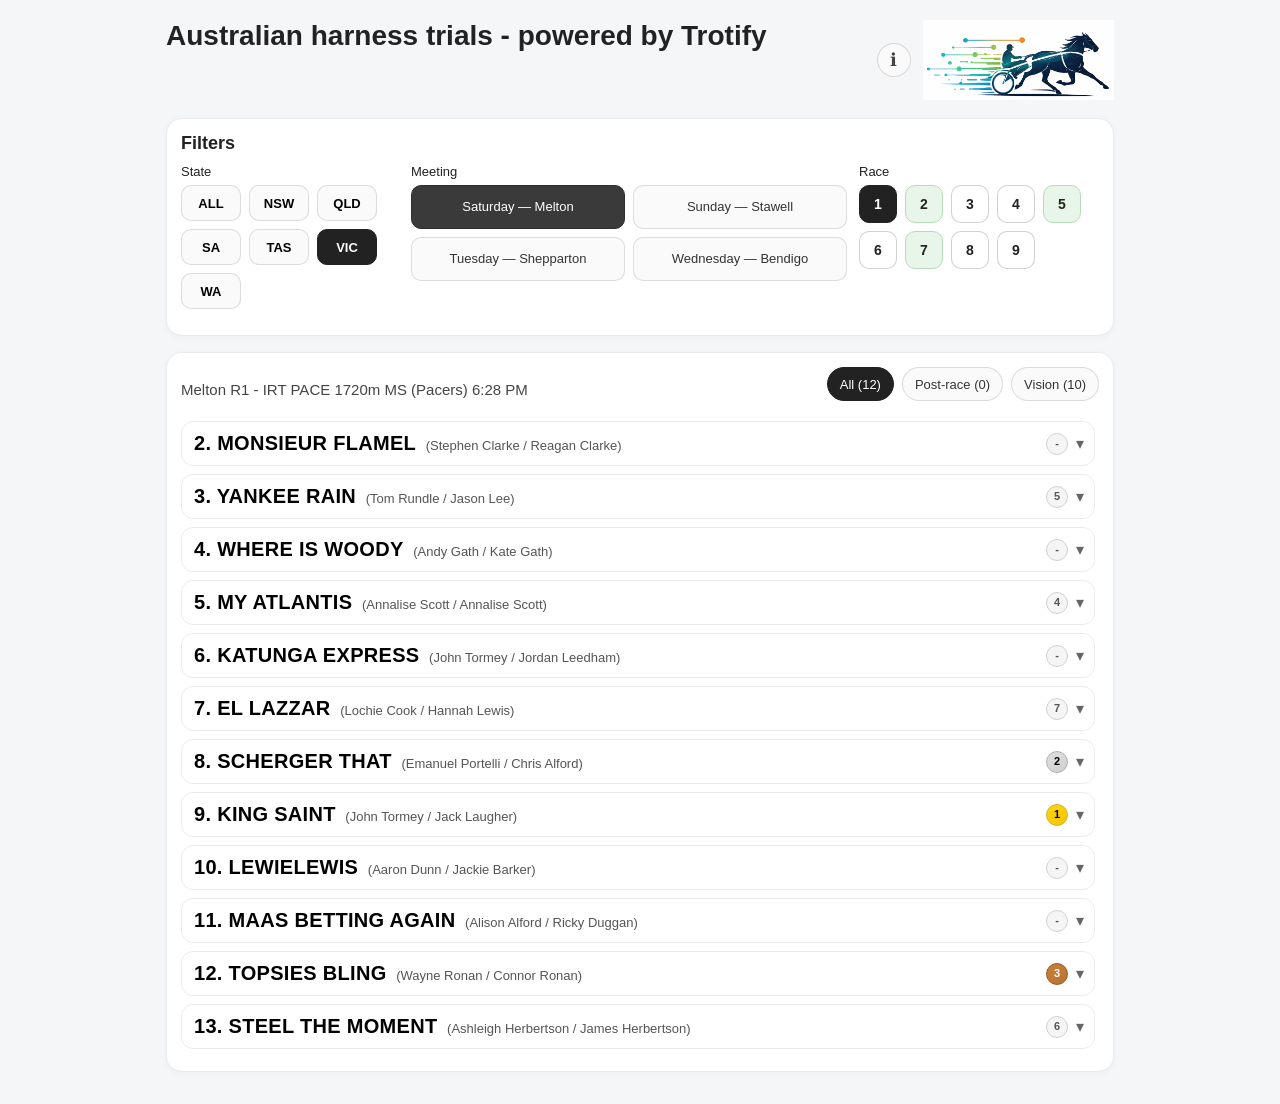
<file: index.html>
<!DOCTYPE html>
<html lang="en">
<head>
  <meta charset="UTF-8" />
  <meta name="viewport" content="width=device-width, initial-scale=1.0" />
  <title>Australian harness trials - powered by Trotify</title>
  <link rel="stylesheet" href="style.css" />
</head>
<body>
  <div class="page">
    <header class="topbar">
      <div>
        <h1>Australian harness trials - powered by Trotify</h1>
      </div>

      <div class="topbar-actions">
        <button
          id="openLegalBtn"
          class="info-btn"
          type="button"
          aria-label="Open disclaimer and terms"
          title="About / Disclaimer"
        >
          ℹ
        </button>
        <img src="app_icon_v2.png" alt="Trotify" class="topbar-logo">
      </div>
    </header>

    <main class="content">
      <section class="panel">
        <div class="panel-header">
          <h2>Filters</h2>
        </div>

        <div style="display:flex; gap:12px; flex-wrap:wrap; margin-bottom:12px;">
          <div style="min-width:180px; flex:1;">
            <label style="display:block; font-size:13px; margin-bottom:6px;">State</label>
            <div id="stateTabs" class="state-tabs"></div>
          </div>

          <div style="min-width:280px; flex:2;">
            <label style="display:block; font-size:13px; margin-bottom:6px;">Meeting</label>
            <select id="meetingSelect" style="width:100%; padding:10px; border-radius:10px;"></select>
            <div id="meetingTabs" class="meeting-tabs hidden"></div>
          </div>

          <div style="min-width:240px; flex:1;">
            <label style="display:block; font-size:13px; margin-bottom:6px;">Race</label>
            <div id="raceTabs" class="race-tabs"></div>
          </div>
        </div>
      </section>

      <section class="panel">
        <div class="panel-header">
          <div id="raceTitle" class="subtitle"></div>

          <div id="trialFilters" class="trial-filters">
            <button type="button" class="trial-filter-btn active" data-filter="ALL">All</button>
            <button type="button" class="trial-filter-btn" data-filter="POST_RACE">Post-race</button>
            <button type="button" class="trial-filter-btn" data-filter="VISION">Vision</button>
          </div>
        </div>

        <div id="trialsContainer" class="trials-scroll">
          <div class="empty">(loading runners)</div>
        </div>
      </section>
    </main>
  </div>

  <!-- About / Disclaimer Modal -->
  <div id="legalModal" class="modal-overlay hidden">
    <div class="modal-card" role="dialog" aria-modal="true" aria-labelledby="legalModalTitle">
      <div class="modal-header">
        <h2 id="legalModalTitle">About Trotify</h2>
        <button
          id="closeLegalBtn"
          class="modal-close"
          type="button"
          aria-label="Close"
          title="Close"
        >
          ×
        </button>
      </div>

      <div class="modal-body">
        <p>
          Trotify provides harness racing data, analytics, and trial aggregation
          sourced from publicly available information.
        </p>

        <p>
          This product is not affiliated with, endorsed by, or associated with
          Harness Racing Australia, any racing authority, or any participating club.
        </p>

        <p>
          Trial vision links may direct users to third-party sources including official
          racing pages, club YouTube channels, or club Facebook pages. All external
          content remains the property of its respective owners.
        </p>

        <p>
          While care is taken to present accurate information, no guarantee is made as
          to completeness, accuracy, or reliability. Users rely on this information at
          their own risk.
        </p>

        <p>
          Trotify analytics, ratings, and interpretations are provided for informational
          purposes only and do not constitute betting advice or guarantees of outcomes.
        </p>
      </div>
    </div>
  </div>

  <script src="app.js"></script>
</body>
</html>
</file>
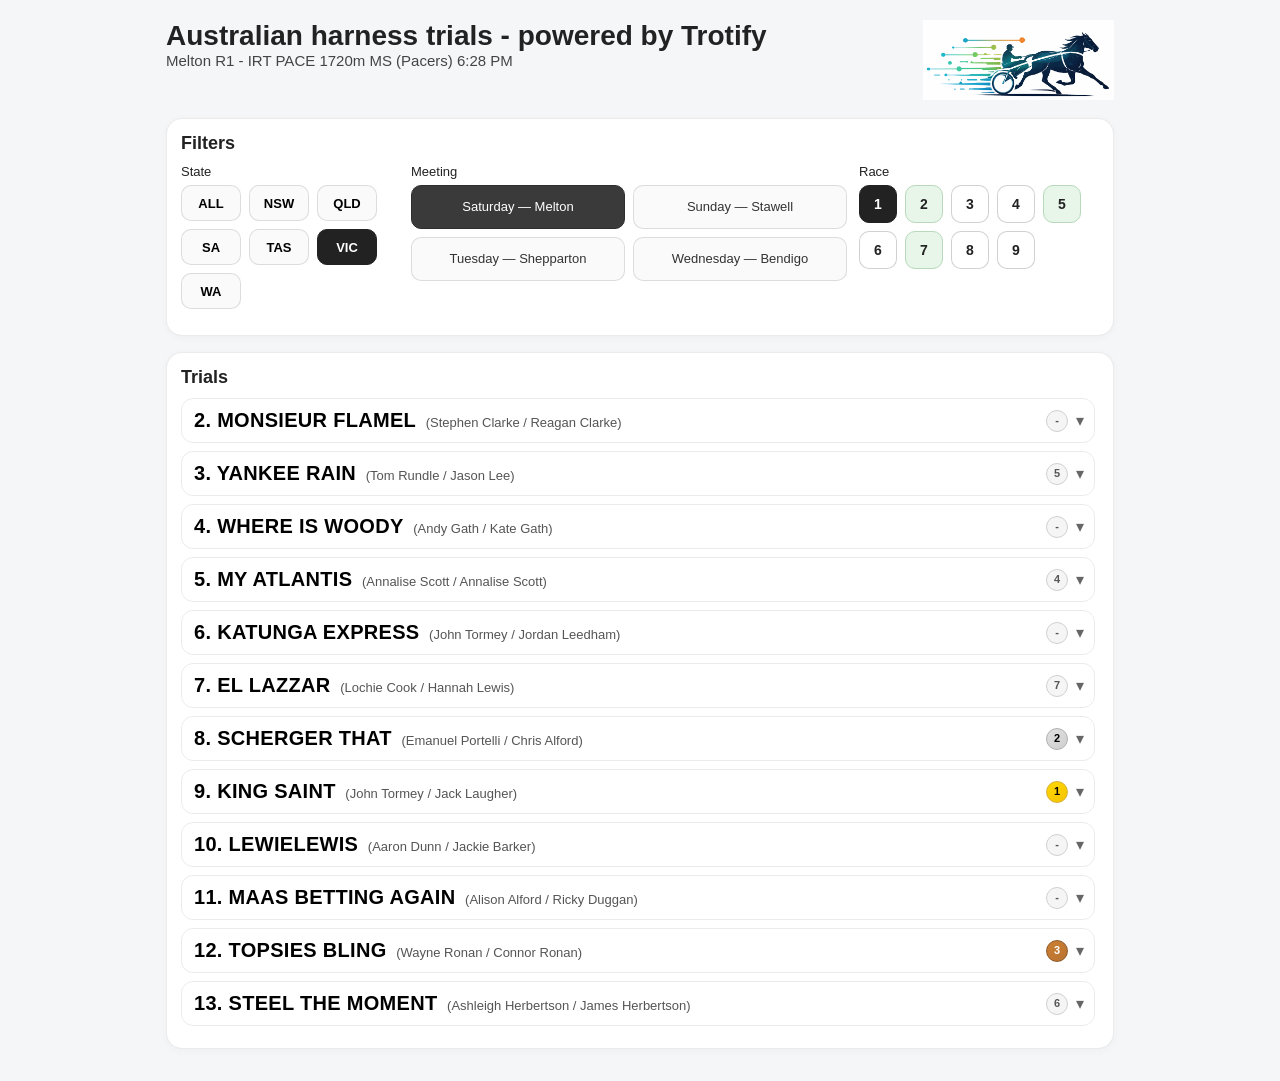
<file: index - Copy (2).html>
<!DOCTYPE html>
<html lang="en">
<head>
  <meta charset="UTF-8" />
  <meta name="viewport" content="width=device-width, initial-scale=1.0" />
  <title>Australian harness trials - powered by Trotify</title>
  <link rel="stylesheet" href="style.css" />
</head>
<body>
  <div class="page">
    <header class="topbar">
      <div>
        <h1>Australian harness trials - powered by Trotify</h1>
        <div id="raceTitle" class="subtitle">Harness trial insights</div>
      </div>

      <div class="topbar-actions">
        <img src="app_icon_v2.png" alt="Trotify" class="topbar-logo">
      </div>
    </header>

    <main class="content">
      <section class="panel">
        <div class="panel-header">
          <h2>Filters</h2>
        </div>

        <div style="display:flex; gap:12px; flex-wrap:wrap; margin-bottom:12px;">
          <div style="min-width:180px; flex:1;">
            <label style="display:block; font-size:13px; margin-bottom:6px;">State</label>
            <div id="stateTabs" class="state-tabs"></div>
          </div>

          <div style="min-width:280px; flex:2;">
            <label style="display:block; font-size:13px; margin-bottom:6px;">Meeting</label>
            <select id="meetingSelect" style="width:100%; padding:10px; border-radius:10px;"></select>
            <div id="meetingTabs" class="meeting-tabs hidden"></div>
          </div>

          <div style="min-width:240px; flex:1;">
            <label style="display:block; font-size:13px; margin-bottom:6px;">Race</label>
            <div id="raceTabs" class="race-tabs"></div>
          </div>
        </div>
      </section>

      <section class="panel">
        <div class="panel-header">
          <h2>Trials</h2>
          <div id="summaryText" class="summary-text"></div>
        </div>

        <div id="trialsContainer" class="trials-scroll">
          <div class="empty">(loading runners)</div>
        </div>
      </section>
    </main>
  </div>

  <script src="app.js"></script>
</body>
</html>
</file>
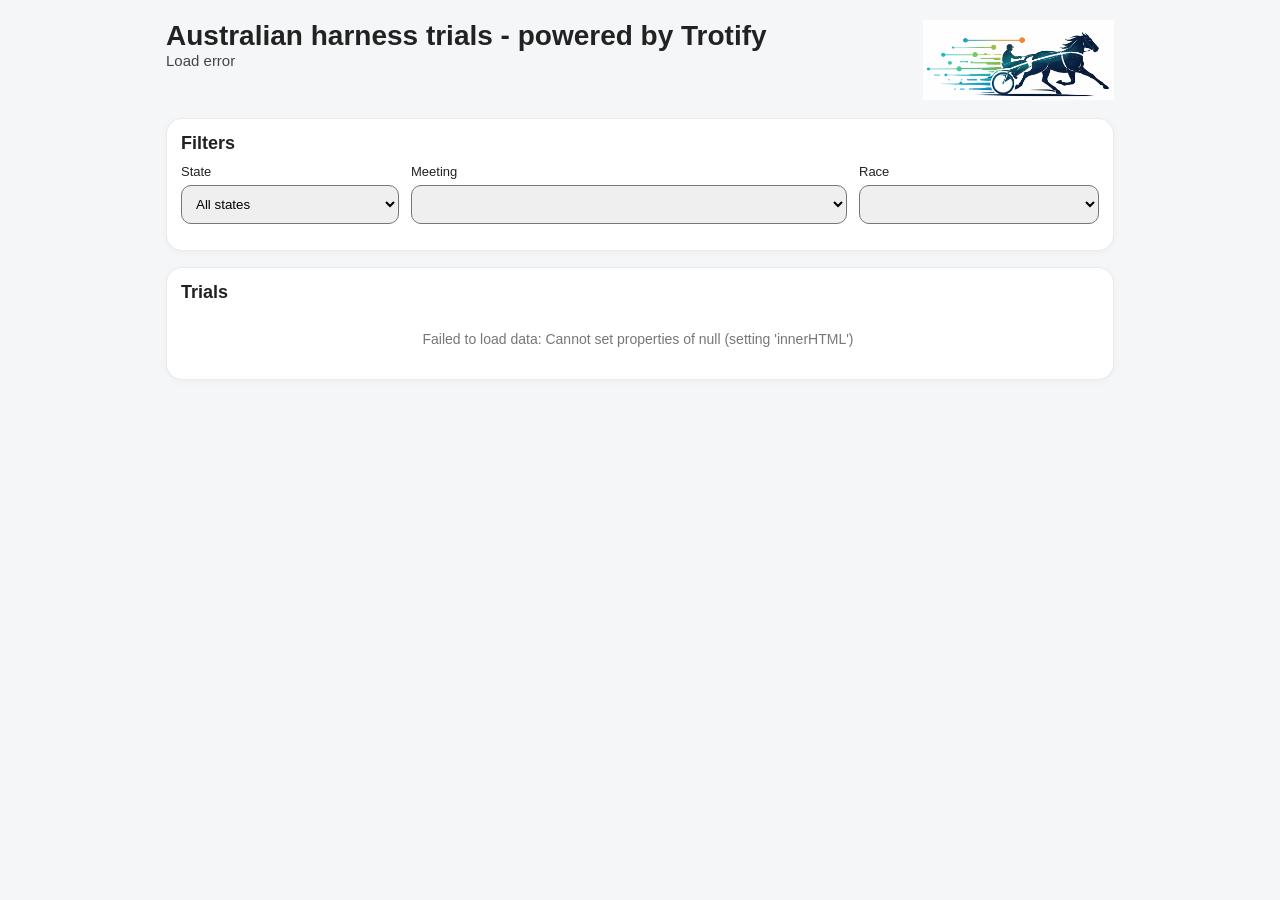
<file: index - Copy.html>
<!DOCTYPE html>
<html lang="en">
<head>
  <meta charset="UTF-8" />
  <meta name="viewport" content="width=device-width, initial-scale=1.0" />
  <title>Australian harness trials - powered by Trotify</title>
  <link rel="stylesheet" href="style.css" />
</head>
<body>
  <div class="page">
    <header class="topbar">
      <div>
        <h1>Australian harness trials - powered by Trotify</h1>
        <div id="raceTitle" class="subtitle">Harness trial insights</div>
      </div>

      <div class="topbar-actions">
        <img src="app_icon_v2.png" alt="Trotify" class="topbar-logo">
      </div>
    </header>

    <main class="content">
      <section class="panel">
        <div class="panel-header">
          <h2>Filters</h2>
        </div>

        <div style="display:flex; gap:12px; flex-wrap:wrap; margin-bottom:12px;">
          <div style="min-width:180px; flex:1;">
            <label for="stateSelect" style="display:block; font-size:13px; margin-bottom:6px;">State</label>
            <select id="stateSelect" style="width:100%; padding:10px; border-radius:10px;">
              <option value="">All states</option>
            </select>
          </div>

          <div style="min-width:280px; flex:2;">
            <label for="meetingSelect" style="display:block; font-size:13px; margin-bottom:6px;">Meeting</label>
            <select id="meetingSelect" style="width:100%; padding:10px; border-radius:10px;"></select>
          </div>

          <div style="min-width:240px; flex:1;">
            <label for="raceSelect" style="display:block; font-size:13px; margin-bottom:6px;">Race</label>
            <select id="raceSelect" style="width:100%; padding:10px; border-radius:10px;"></select>
          </div>
        </div>
      </section>

      <section class="panel">
        <div class="panel-header">
          <h2>Trials</h2>
          <div id="summaryText" class="summary-text"></div>
        </div>

        <div id="trialsContainer" class="trials-scroll">
          <div class="empty">(loading runners)</div>
        </div>
      </section>
    </main>
  </div>

  <script src="app.js"></script>
</body>
</html>
</file>
<file: style.css>
* { box-sizing: border-box; }

body {
  margin: 0;
  font-family: Arial, Helvetica, sans-serif;
  background: #f5f6f8;
  color: #222;
}

.page {
  max-width: 980px;
  margin: 0 auto;
  padding: 20px 16px 32px;
}

.topbar {
  display: flex;
  justify-content: space-between;
  align-items: flex-start;
  gap: 12px;
  margin-bottom: 18px;
}

h1 {
  margin: 0;
  font-size: 28px;
}

.subtitle {
  margin-top: 0;              /* remove top spacing now it's inline */
  font-size: 15px;            /* was 14px */
  color: #444;                /* darker than #666 */
  font-weight: 500;           /* subtle lift */
  
  white-space: nowrap;
  overflow: hidden;
  text-overflow: ellipsis;

  flex: 1;                    /* allows shrinking */
}

.topbar-actions {
  display: flex;
  align-items: center;
  gap: 12px;
}

.topbar-logo {
  height: 80px;
  width: auto;
  object-fit: contain;
}

.ghost-btn {
  border: 1px solid rgba(0,0,0,0.14);
  background: #fff;
  color: #222;
  border-radius: 10px;
  padding: 9px 12px;
  cursor: pointer;
  font-size: 14px;
}

.ghost-btn:hover {
  background: #fafafa;
}

.content {
  display: flex;
  flex-direction: column;
  gap: 16px;
}

.panel {
  background: #fff;
  border-radius: 16px;
  border: 1px solid rgba(0,0,0,0.08);
  box-shadow: 0 2px 8px rgba(0,0,0,0.03);
  padding: 14px;
}

.panel-header {
  display: flex;
  justify-content: space-between;
  align-items: center;
  gap: 12px;
  margin-bottom: 10px;
}

.panel-header h2 {
  margin: 0;
  font-size: 18px;
}

.summary-text {
  font-size: 13px;
  color: #666;
}

.trials-scroll {
  padding-right: 4px;
}

.empty {
  text-align: center;
  color: #777;
  padding: 18px 8px;
  font-size: 14px;
}

.trial-card {
  border: 1px solid rgba(0,0,0,0.08);
  border-radius: 12px;
  margin-bottom: 8px;
  overflow: hidden;
  background: transparent;
}

.trial-card.post-run {
  background: #e8f5e9;
}

.trial-card:hover {
  transform: translateY(-1px);
  box-shadow: 0 4px 10px rgba(0,0,0,0.06);
}

.trial-header {
  width: 100%;
  display: flex;
  align-items: center;
  justify-content: space-between;
  gap: 10px;
  border: 0;
  background: transparent;
  text-align: left;
  padding: 10px 10px 10px 12px;
  cursor: pointer;
}

.trial-header:hover {
  background: rgba(0,0,0,0.02);
}

.horse-label {
  font-size: 13px;
  font-weight: 600;
  white-space: nowrap;
  overflow: hidden;
  text-overflow: ellipsis;
}

.chevron {
  flex: 0 0 auto;
  color: #666;
  font-size: 16px;
  line-height: 1;
}

.chevron {
  display: flex;
  align-items: center;
}

.trial-body {
  padding: 0 12px 10px 12px;
}

.trial-row {
  padding: 2px 2px 6px 2px;
}

.trial-link {
  text-decoration: none;
  color: #222;
  display: inline-block;
  line-height: 1.25;
  font-size: 12px;
  max-width: 100%;
}

.trial-link:hover {
  text-decoration: underline;
}

.trial-link.has-vision {
  cursor: pointer;
}

.trial-link.after-lr {
  color: #1b5e20;
}

.play-glyph {
  margin-left: 4px;
  color: #555;
  font-size: 12px;
  vertical-align: middle;
}

.raw-data {
  margin: 0;
  white-space: pre-wrap;
  word-break: break-word;
  font-size: 12px;
  line-height: 1.35;
  color: #333;
  background: #fafafa;
  border-radius: 10px;
  padding: 12px;
}

.horse-main {
  font-weight: 700;
  font-size: 20px;
  letter-spacing: 0.3px;
}

.horse-sub {
  font-weight: 400;
  font-size: 13px;
  color: #555;
  margin-left: 6px;
}

.trial-header-bold {
  font-weight: 700;
}

.trial-header-extra {
  font-weight: 400;
  color: #444;
}

.trial-detail {
  font-weight: 400;
}

.trial-win {
  color: #0b3d91;
  font-weight: 700;
  letter-spacing: 0.2px;
}

.race-tabs {
  display: flex;
  flex-wrap: wrap;
  gap: 8px;
  min-height: 42px;
  align-items: center;
}

.race-tab {
  min-width: 38px;
  height: 38px;
  padding: 0 10px;
  border: 1px solid rgba(0,0,0,0.18);
  border-radius: 10px;
  background: #fff;
  color: #222;
  font-size: 14px;
  font-weight: 600;
  line-height: 1;
  cursor: pointer;
}

.race-tab:hover {
  background: #f5f5f5;
}

.race-tab.active {
  background: #222;
  color: #fff;
  border-color: #222;
}

.race-tab.has-post-run {
  background: #e8f5e9;
  border-color: #b7d9ba;
}

.race-tab.has-post-run.active {
  background: #222;
  color: #fff;
  border-color: #222;
}

.race-tab.empty {
  cursor: default;
  color: #777;
  font-weight: 400;
}

.state-tabs {
  display: flex;
  flex-wrap: wrap;
  gap: 8px;
}

.state-tab {
  min-width: 60px;
  height: 36px;
  border: 1px solid rgba(0,0,0,0.12);
  border-radius: 10px;
  background: #fafafa;
  font-size: 13px;
  font-weight: 600;
  cursor: pointer;
}

.state-tab:hover {
  background: #f5f5f5;
}

.state-tab.active {
  background: #222;
  color: #fff;
  border-color: #222;
}

.meeting-tabs {
  display: grid;
  grid-template-columns: repeat(2, minmax(0, 1fr));
  gap: 8px;
}

.meeting-tab {
  min-height: 44px;
  padding: 8px 10px;
  border: 1px solid rgba(0,0,0,0.12);
  border-radius: 10px;
  background: #fafafa;
  color: #333;
  font-size: 13px;
  font-weight: 500;
  line-height: 1.2;
  text-align: center;
  cursor: pointer;
  transition: all 0.15s ease;
}

.meeting-tab:hover {
  background: #f0f0f0;
}

.meeting-tab.active {
  background: #3a3a3a;
  color: #fff;
  border-color: #2e2e2e;
}

.info-btn {
  width: 34px;
  height: 34px;
  border-radius: 50%;
  border: 1px solid rgba(0, 0, 0, 0.14);
  background: #fafafa;
  color: #444;
  font-size: 18px;
  line-height: 1;
  cursor: pointer;
  display: inline-flex;
  align-items: center;
  justify-content: center;
  transition: background 0.15s ease, border-color 0.15s ease, transform 0.15s ease;
}

.info-btn:hover {
  background: #f0f0f0;
  border-color: rgba(0, 0, 0, 0.22);
}

.modal-overlay {
  position: fixed;
  inset: 0;
  background: rgba(0, 0, 0, 0.35);
  display: flex;
  align-items: center;
  justify-content: center;
  padding: 16px;
  z-index: 1000;
}

.modal-card {
  width: min(680px, 100%);
  max-height: 85vh;
  overflow-y: auto;
  background: #fff;
  border-radius: 16px;
  box-shadow: 0 16px 40px rgba(0, 0, 0, 0.18);
  border: 1px solid rgba(0, 0, 0, 0.08);
}

.modal-header {
  display: flex;
  align-items: center;
  justify-content: space-between;
  gap: 12px;
  padding: 18px 20px 10px;
  border-bottom: 1px solid rgba(0, 0, 0, 0.08);
}

.modal-header h2 {
  margin: 0;
  font-size: 22px;
}

.modal-close {
  width: 34px;
  height: 34px;
  border: none;
  background: transparent;
  color: #555;
  font-size: 28px;
  line-height: 1;
  cursor: pointer;
  border-radius: 50%;
}

.modal-close:hover {
  background: #f3f3f3;
}

.modal-body {
  padding: 18px 20px 22px;
  font-size: 14px;
  line-height: 1.55;
  color: #333;
}

.modal-body p {
  margin-top: 0;
  margin-bottom: 14px;
}

.hidden {
  display: none !important;
}

@media (max-width: 700px) {
  .topbar {
    flex-direction: column;
    align-items: stretch;
  }

  .topbar-actions {
    justify-content: flex-end;
  }

  .panel-header {
    flex-direction: column;
    align-items: flex-start;
  }

  .topbar-logo {
    height: 60px;
  }

  .meeting-tabs {
    grid-template-columns: 1fr;
  }
}

.trial-filters {
  display: flex;
  flex-wrap: wrap;
  gap: 8px;
  margin-bottom: 10px;
  margin-left: auto;
}

.trial-filter-btn {
  min-height: 34px;
  padding: 6px 12px;
  border: 1px solid rgba(0,0,0,0.12);
  border-radius: 999px;
  background: #fafafa;
  color: #333;
  font-size: 13px;
  font-weight: 500;
  cursor: pointer;
}

.trial-filter-btn:hover {
  background: #f0f0f0;
}

.trial-filter-btn.active {
  background: #222;
  color: #fff;
  border-color: #222;
}

.panel-header {
  align-items: center;
}

.panel-header {
  display: flex;
  align-items: center;
  gap: 10px;                  /* slightly tighter */
}

.race-subtitle {
  font-size: 14px;
  color: #555;
  
  /* THIS is the magic */
  white-space: nowrap;
  overflow: hidden;
  text-overflow: ellipsis;

  /* allow it to shrink */
  flex: 1;
}

.trial-card.first-starter {
  background: #e8f4ff;
  border-color: #b9dcff;
}

.race-tab.has-first-starter {
  background: #e8f4ff;
  border-color: #b9dcff;
  color: #1f3b57;
}

.race-tab.has-first-starter.active {
  background: #222;
  border-color: #222;
  color: #fff;
}

.horse-right-meta {
  display: inline-flex;
  align-items: center;
  gap: 8px;
  margin-left: 12px;
}

.trial-rank-badge {
  display: inline-flex;
  align-items: center;
  justify-content: center;
  min-width: 38px;
  padding: 3px 8px;
  border-radius: 999px;
  border: 1px solid #dcdcdc;
  background: #f5f5f5;
  color: #666;
  font-size: 12px;
  font-weight: 700;
}

.trial-rank-badge.top1 {
  background: #e8f5e9;
  border-color: #4caf50;
  color: #2e7d32;
}

.trial-rank-badge.top2 {
  background: #e3f2fd;
  border-color: #2196f3;
  color: #1565c0;
}

.trial-rank-badge.top3 {
  background: #fff3e0;
  border-color: #fb8c00;
  color: #e65100;
}

.trial-rank-badge:not(.top1):not(.top2):not(.top3) {
  opacity: 0.6;
}

.trial-rank-medal {
  font-size: 16px;
  line-height: 1;
}

.trial-rank-ordinal {
  font-size: 11px;
  color: #888;
  font-weight: 600;
}

.trial-rank-circle {
  display: inline-flex;
  align-items: center;
  justify-content: center;
  width: 22px;
  height: 22px;
  border-radius: 50%;
  border: 1px solid #d0d0d0;
  background: #f5f5f5;
  color: #555;
  font-size: 11px;
  font-weight: 700;
  line-height: 1;
}

.trial-rank-circle.top1 {
  background: linear-gradient(145deg, #ffd700, #f5c400);
  border-color: #d4af37;
  color: #000;
}

.trial-rank-circle.top2 {
  background: linear-gradient(145deg, #e0e0e0, #cfcfcf);
  border-color: #b0b0b0;
  color: #000;
}

.trial-rank-circle.top3 {
  background: linear-gradient(145deg, #cd7f32, #b87333);
  border-color: #8c5a2b;
  color: #fff;
}
</file>
